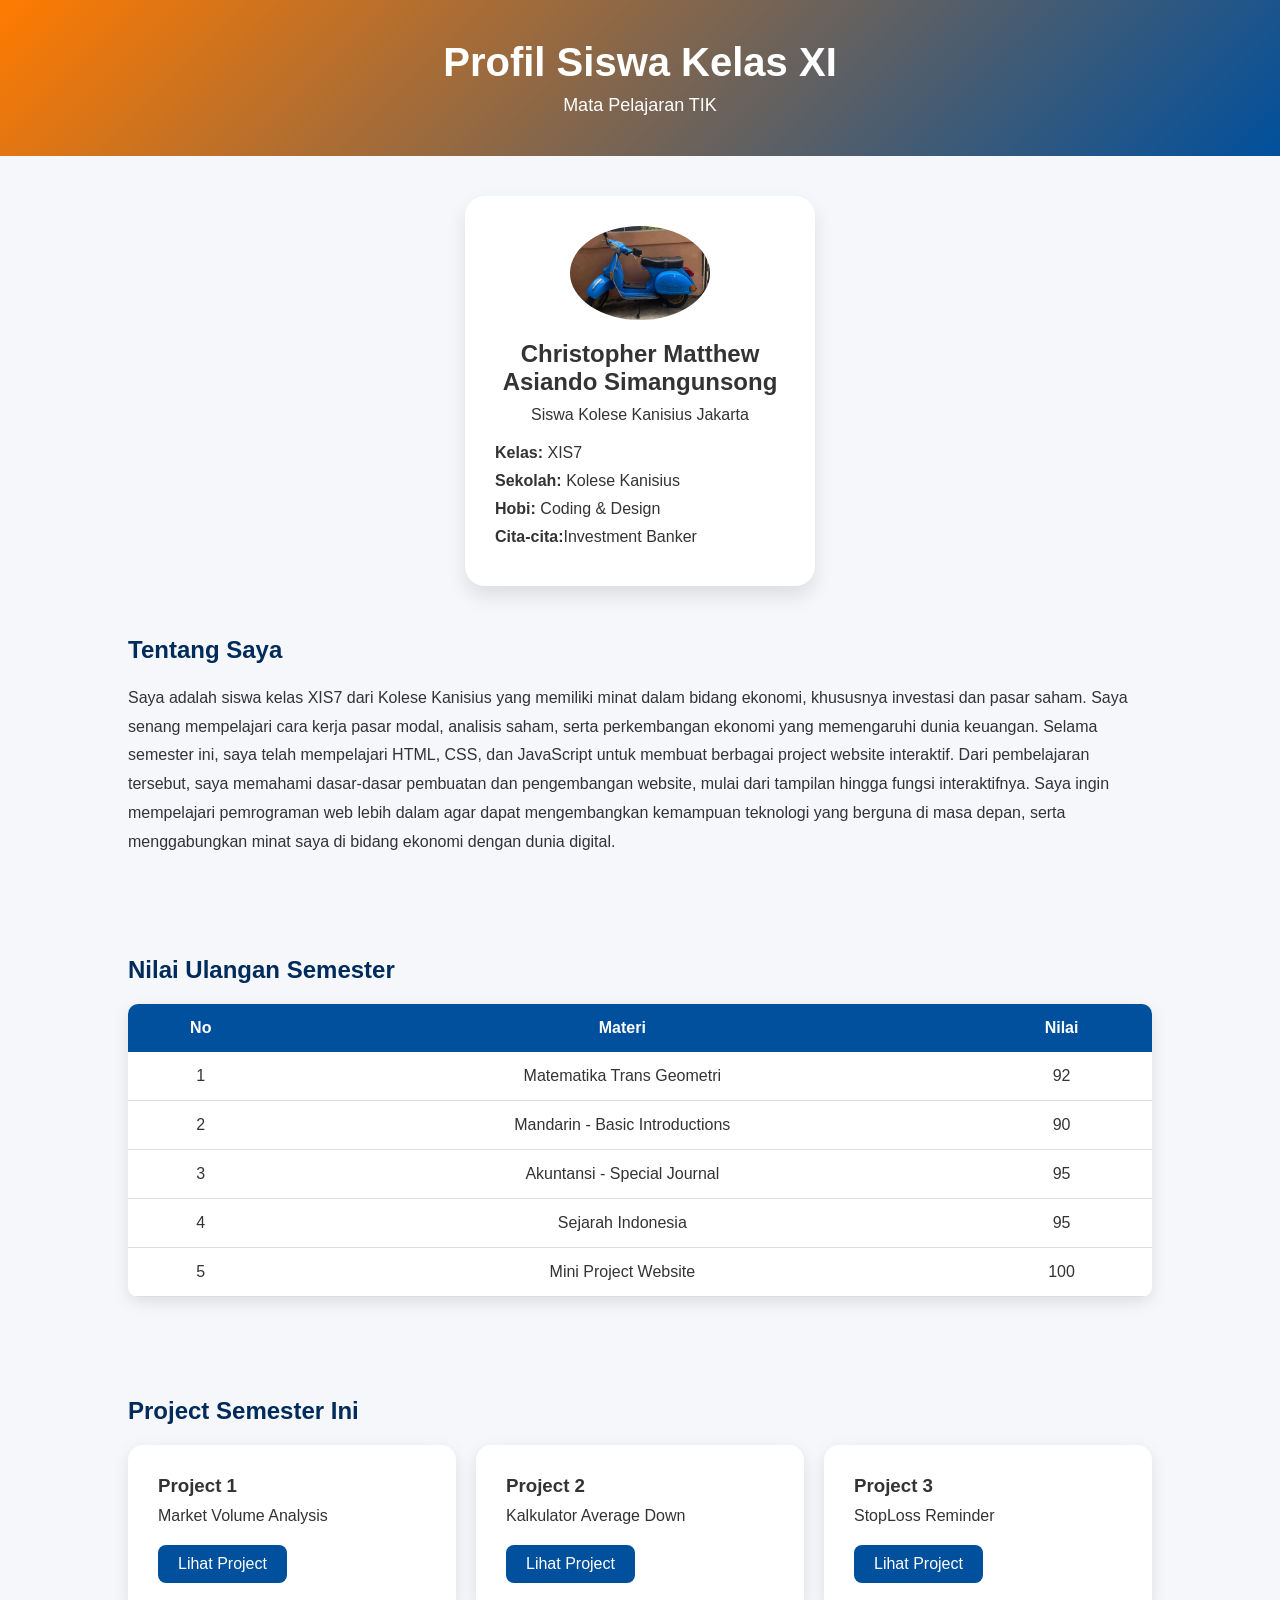
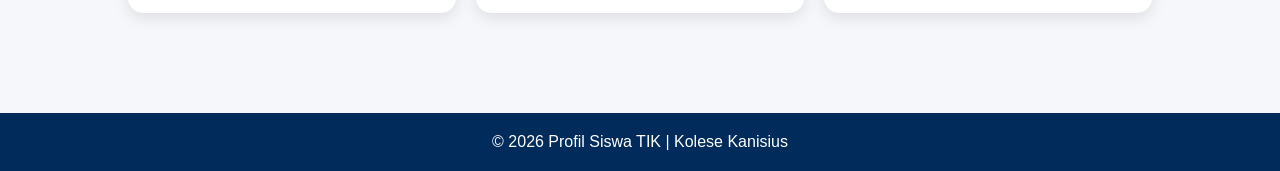
<file: index.html>
<html lang="id"><head>
  <meta charset="UTF-8">
  <meta name="viewport" content="width=device-width, initial-scale=1.0">
  <title>Profil Siswa TIK</title>
  <link rel="stylesheet" href="style.css">
</head>
<body>

  <header>
    <h1>Profil Siswa Kelas XI</h1>
    <p>Mata Pelajaran TIK</p>
  </header>

  <!-- PROFILE -->
  <section class="profile">
    <div class="profile-card">
      <img src="coolvespa.jpg" alt="Foto Profil">

      <h2>Christopher Matthew Asiando Simangunsong</h2>
      <p>Siswa Kolese Kanisius Jakarta</p>

      <div class="biodata">
        <p><strong>Kelas:</strong> XIS7</p>
        <p><strong>Sekolah:</strong> Kolese Kanisius</p>
        <p><strong>Hobi:</strong> Coding &amp; Design</p>
        <p><strong>Cita-cita:</strong>Investment Banker</p>
      </div>
    </div>
  </section>

  <!-- DESKRIPSI -->
  <section class="about">
    <h2>Tentang Saya</h2>
    <p>
     Saya adalah siswa kelas XIS7 dari Kolese Kanisius yang memiliki minat dalam bidang ekonomi, khususnya investasi dan pasar saham. Saya senang mempelajari cara kerja pasar modal, analisis saham, serta perkembangan ekonomi yang memengaruhi dunia keuangan. Selama semester ini, saya telah mempelajari HTML, CSS, dan JavaScript untuk membuat berbagai project website interaktif. Dari pembelajaran tersebut, saya memahami dasar-dasar pembuatan dan pengembangan website, mulai dari tampilan hingga fungsi interaktifnya. Saya ingin mempelajari pemrograman web lebih dalam agar dapat mengembangkan kemampuan teknologi yang berguna di masa depan, serta menggabungkan minat saya di bidang ekonomi dengan dunia digital.
    </p>
  </section>

  <!-- NILAI -->
  <section class="nilai">
    <h2>Nilai Ulangan Semester</h2>

    <table>
      <thead>
        <tr>
          <th>No</th>
          <th>Materi</th>
          <th>Nilai</th>
        </tr>
      </thead>

      <tbody>
        <tr>
          <td>1</td>
          <td>Matematika Trans Geometri</td>
          <td>92</td>
        </tr>

        <tr>
          <td>2</td>
          <td>Mandarin - Basic Introductions</td>
          <td>90</td>
        </tr>

        <tr>
          <td>3</td>
          <td>Akuntansi - Special Journal</td>
          <td>95</td>
        </tr>

        <tr>
          <td>4</td>
          <td>Sejarah Indonesia</td>
          <td>95</td>
        </tr>

        <tr>
          <td>5</td>
          <td>Mini Project Website</td>
          <td>100</td>
        </tr>
      </tbody>
    </table>
  </section>

  <!-- PROJECT -->
  <section class="projects">
    <h2>Project Semester Ini</h2>

    <div class="project-container">

      <div class="project-card">
        <h3>Project 1</h3>
        <p>Market Volume Analysis</p>
        <a href="project1.html">Lihat Project</a>
      </div>

      <div class="project-card">
        <h3>Project 2</h3>
        <p>Kalkulator Average Down </p>
        <a href="project2.html">Lihat Project</a>
      </div>

      <div class="project-card">
        <h3>Project 3</h3>
        <p>StopLoss Reminder</p>
        <a href="project3.html">Lihat Project</a>
      </div>

    </div>
  </section>

  <footer>
    <p>© 2026 Profil Siswa TIK | Kolese Kanisius</p>
  </footer>

  <script src="script.js"></script>


</body></html>
</file>
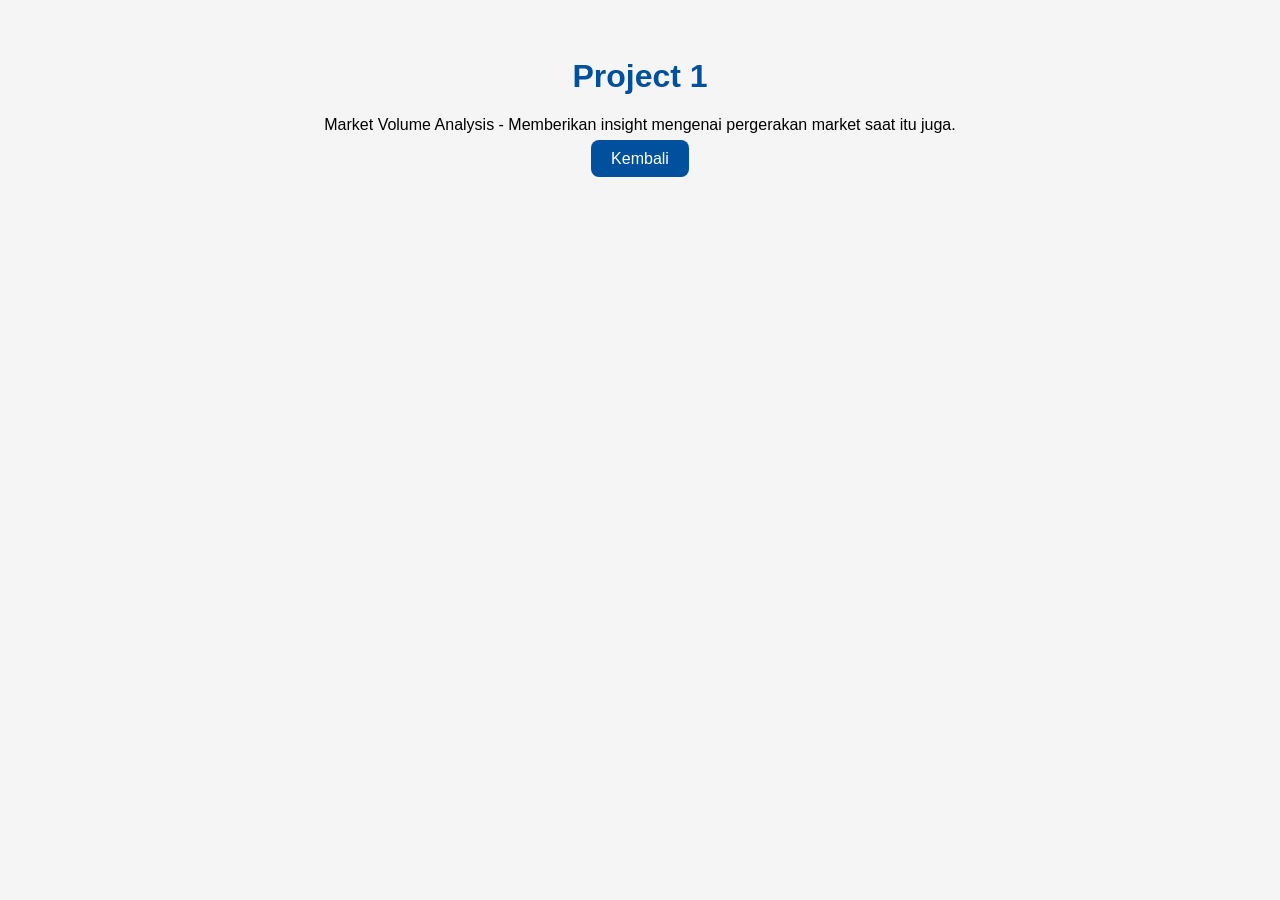
<file: project1.html>
<html lang="id"><head>
  <meta charset="UTF-8">
  <title>Project 1</title>

  <style>
    body{
      font-family:Arial;
      text-align:center;
      padding:50px;
      background:#f5f5f5;
    }

    h1{
      color:#00509d;
    }

    a{
      text-decoration:none;
      background:#00509d;
      color:white;
      padding:10px 20px;
      border-radius:8px;
    }
  </style>
</head>
<body>

  <h1>Project 1</h1>
  <p>Market Volume Analysis - Memberikan insight mengenai pergerakan market saat itu juga.</p>

  <a href="index.html">Kembali</a>


</body></html>
</file>
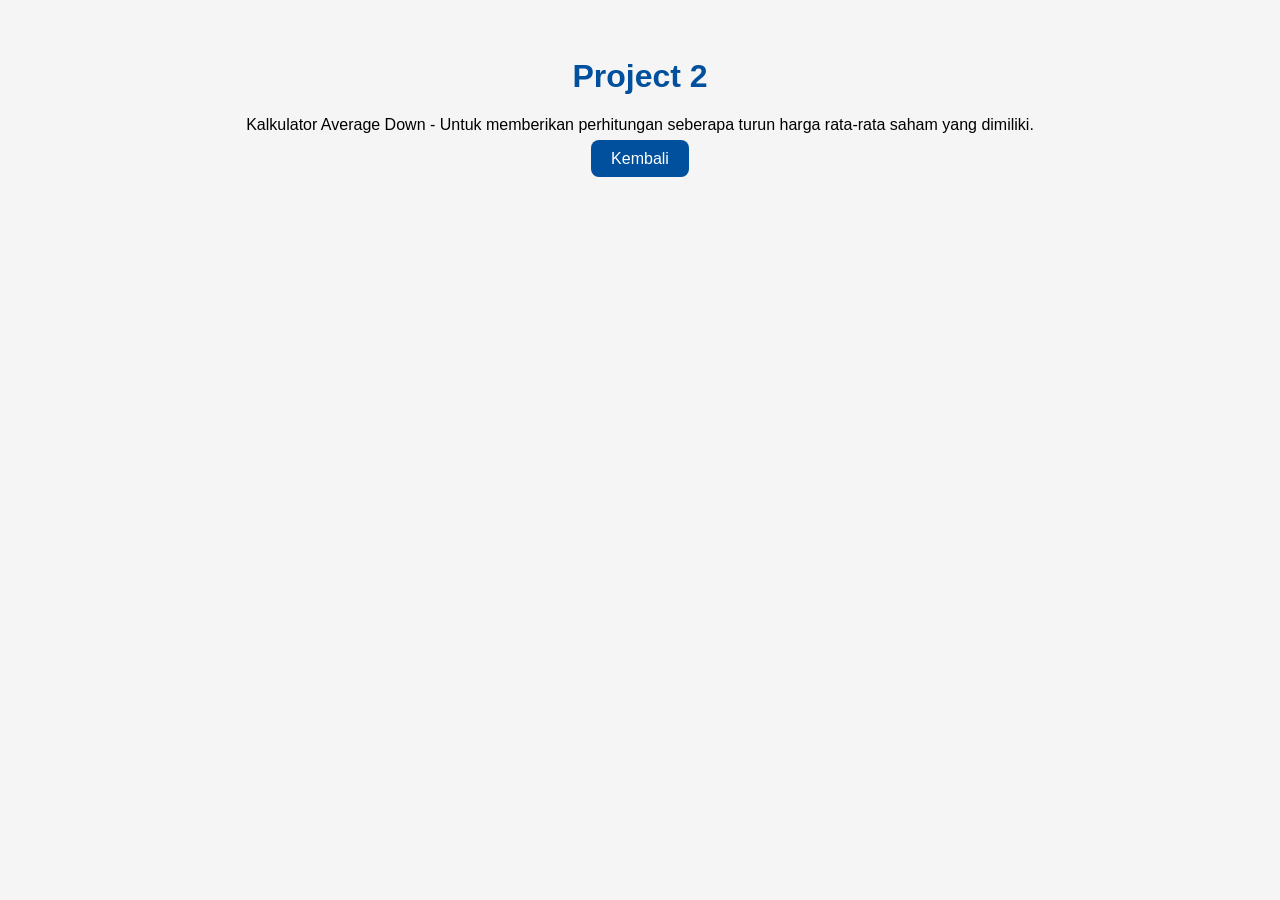
<file: project2.html>
<html lang="id"><head>
  <meta charset="UTF-8">
  <title>Project 2</title>

  <style>
    body{
      font-family:Arial;
      text-align:center;
      padding:50px;
      background:#f5f5f5;
    }

    h1{
      color:#00509d;
    }

    a{
      text-decoration:none;
      background:#00509d;
      color:white;
      padding:10px 20px;
      border-radius:8px;
    }
  </style>
</head>
<body>

  <h1>Project 2</h1>
  <p>Kalkulator Average Down - Untuk memberikan perhitungan seberapa turun harga rata-rata saham yang dimiliki.</p>

  <a href="index.html">Kembali</a>


</body></html>
</file>
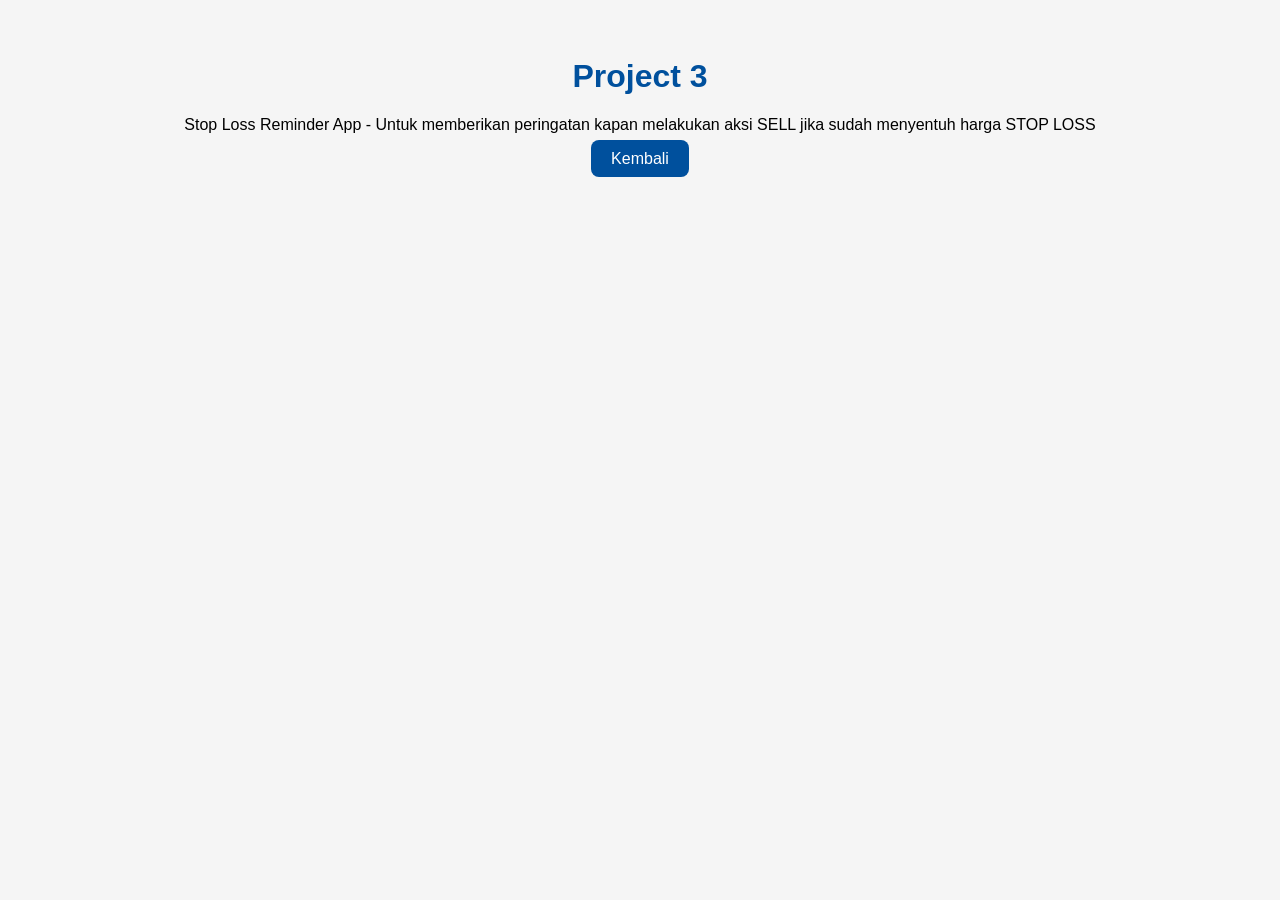
<file: project3.html>
<html lang="id"><head>
  <meta charset="UTF-8">
  <title>Project 3</title>

  <style>
    body{
      font-family:Arial;
      text-align:center;
      padding:50px;
      background:#f5f5f5;
    }

    h1{
      color:#00509d;
    }

    a{
      text-decoration:none;
      background:#00509d;
      color:white;
      padding:10px 20px;
      border-radius:8px;
    }
  </style>
</head>
<body>

  <h1>Project 3</h1>
  <p>Stop Loss Reminder App - Untuk memberikan peringatan kapan melakukan aksi SELL jika sudah menyentuh harga STOP LOSS</p>

  <a href="index.html">Kembali</a>


</body></html>
</file>
<file: style.css>
*{
  margin:0;
  padding:0;
  box-sizing:border-box;
  font-family:Arial, Helvetica, sans-serif;
}

body{
  background:#f5f7fb;
  color:#333;
}

header{
  background:linear-gradient(135deg,#ff7b00,#00509d);
  color:white;
  text-align:center;
  padding:40px 20px;
}

header h1{
  font-size:40px;
}

header p{
  margin-top:10px;
  font-size:18px;
}

.profile{
  display:flex;
  justify-content:center;
  margin-top:40px;
}

.profile-card{
  background:white;
  width:350px;
  padding:30px;
  border-radius:20px;
  box-shadow:0 10px 20px rgba(0,0,0,0.1);
  text-align:center;
}

.profile-card img{
  width:140px;
  border-radius:50%;
  margin-bottom:20px;
}

.profile-card h2{
  margin-bottom:10px;
}

.biodata{
  margin-top:20px;
  text-align:left;
}

.biodata p{
  margin:10px 0;
}

.about,
.nilai,
.projects{
  padding:50px 10%;
}

.about h2,
.nilai h2,
.projects h2{
  margin-bottom:20px;
  color:#002b5b;
}

.about p{
  line-height:1.8;
}

table{
  width:100%;
  border-collapse:collapse;
  background:white;
  border-radius:10px;
  overflow:hidden;
  box-shadow:0 5px 15px rgba(0,0,0,0.1);
}

table th{
  background:#00509d;
  color:white;
  padding:15px;
}

table td{
  padding:15px;
  text-align:center;
  border-bottom:1px solid #ddd;
}

.project-container{
  display:grid;
  grid-template-columns:repeat(auto-fit,minmax(250px,1fr));
  gap:20px;
}

.project-card{
  background:white;
  padding:30px;
  border-radius:15px;
  box-shadow:0 5px 15px rgba(0,0,0,0.1);
  transition:0.3s;
}

.project-card:hover{
  transform:translateY(-5px);
}

.project-card h3{
  margin-bottom:10px;
}

.project-card p{
  margin-bottom:20px;
}

.project-card a{
  text-decoration:none;
  background:#00509d;
  color:white;
  padding:10px 20px;
  border-radius:8px;
  display:inline-block;
}

.project-card a:hover{
  background:#003f7d;
}

footer{
  background:#002b5b;
  color:white;
  text-align:center;
  padding:20px;
  margin-top:50px;
}

@media(max-width:768px){
  header h1{
    font-size:28px;
  }

  .profile-card{
    width:90%;
  }
}
</file>
